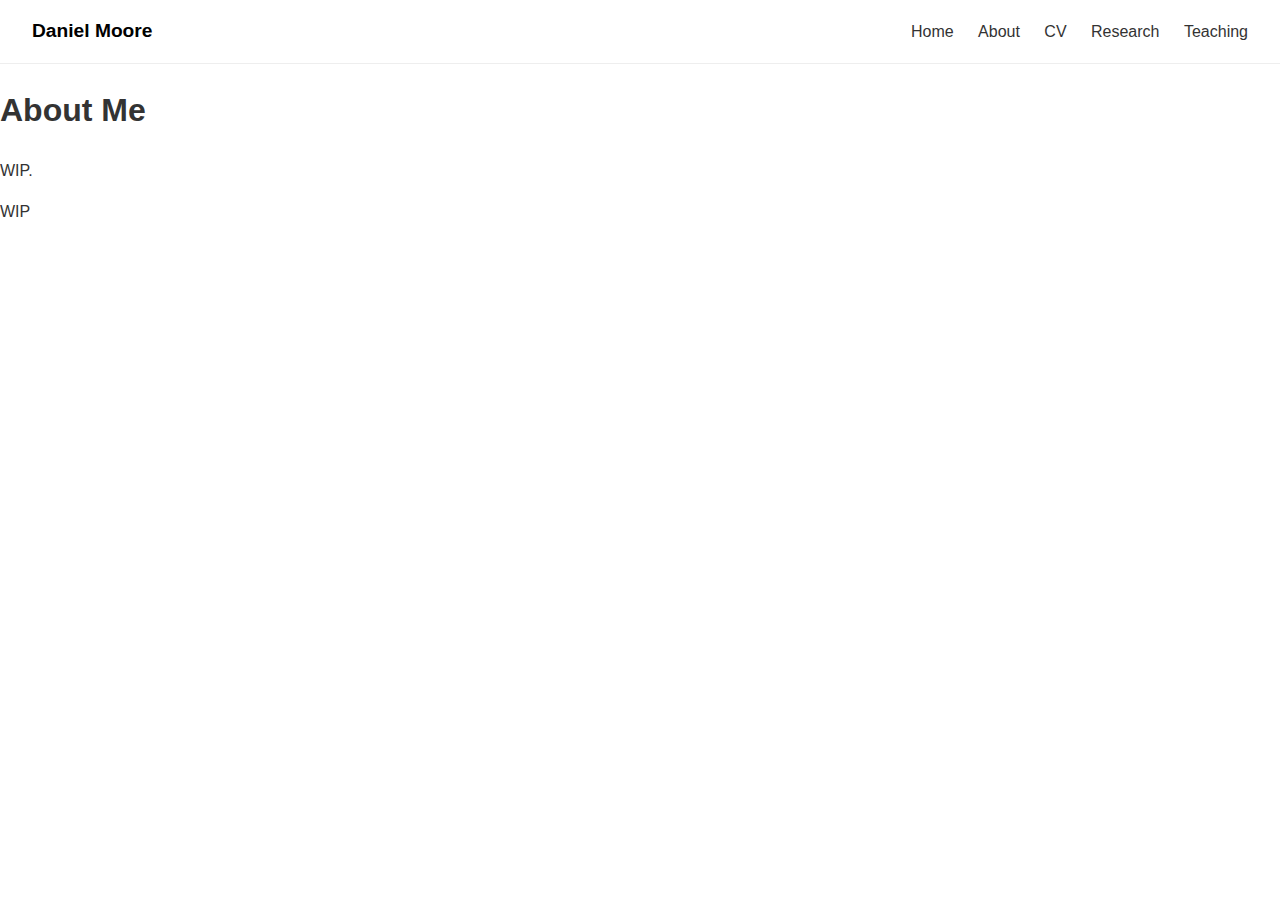
<file: about.html>
<!DOCTYPE html>
<html lang="en">
<head>
  <meta charset="UTF-8">
  <title>Daniel Moore - About</title>
  <link rel="stylesheet" href="style.css">
</head>
<body>
  
 <nav>
    <div class="nav-left">Daniel Moore</div>
    <div class="nav-right">
      <a href ="home">Home</a>
      <a href="about">About</a>
      <a href="wip">CV</a>
      <a href="research">Research</a>
      <a href="teaching">Teaching</a>
    </div>
  </nav>

<h1>About Me</h1>
<p>WIP.</p>

<p>WIP</p>

</body>
</html>
</file>
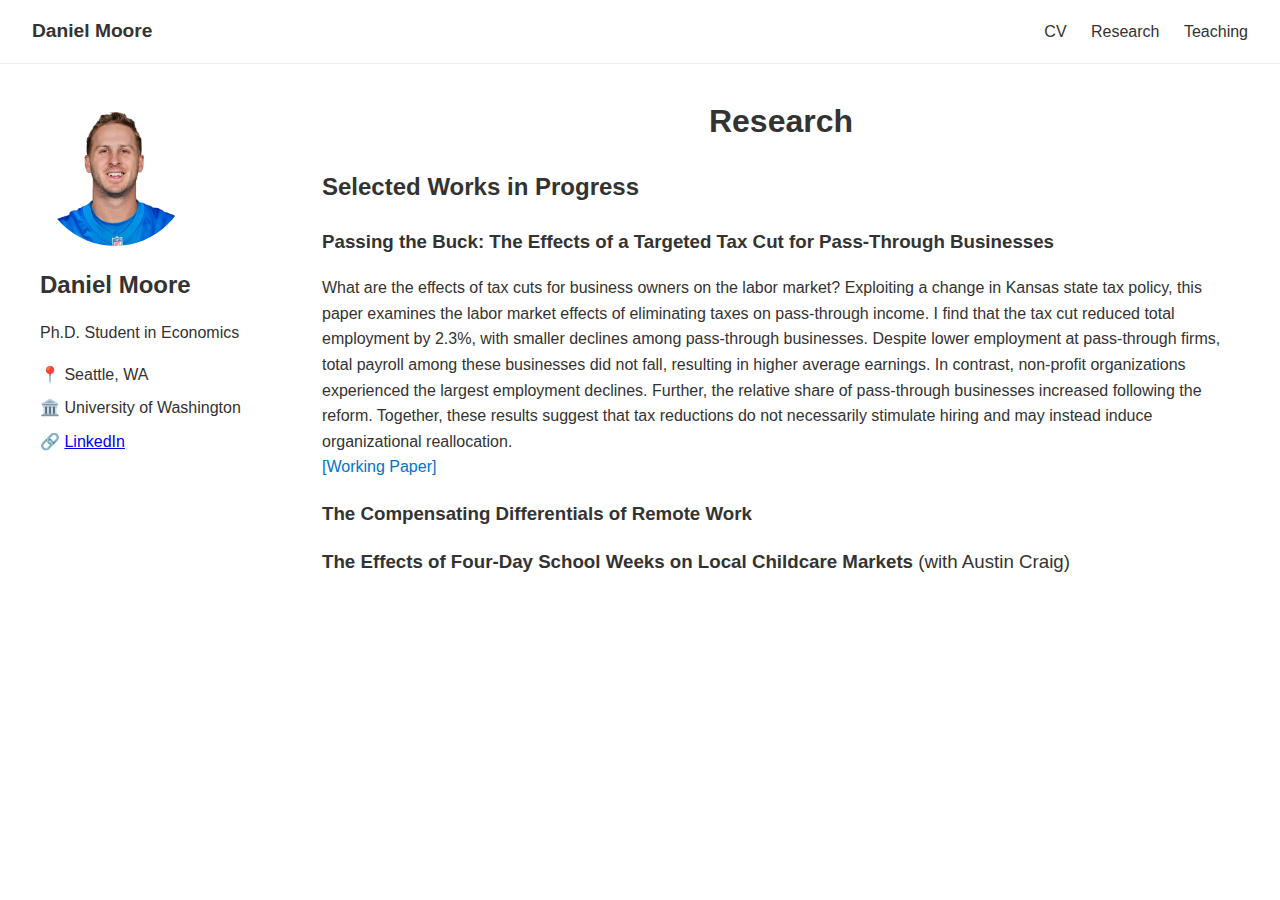
<file: research.html>
<!DOCTYPE html>
<html lang="en">
<head>
  <meta charset="UTF-8">
  <title>Daniel Moore - Research</title>
  <link rel="stylesheet" href="style.css">
</head>
<body>

  <nav>
    <div class="nav-left">
      <a href="index.html">Daniel Moore</a>
    </div>
    <div class="nav-right">
      <a href="https://www.dropbox.com/scl/fi/28q36lm9sjjvxoeha4gx5/Moore-CV.pdf?rlkey=bnsje47gw4rkadk1avqprth8w&st=1id39251&dl=0" target="_blank" rel="noopener">CV</a>
      <a href="research.html">Research</a>
      <a href="teaching.html">Teaching</a>
    </div>
  </nav>

  <div class="container">
    <aside class="sidebar">
      <img src="images/profile.png" alt="Profile Picture" class="profile-pic">
      <h2>Daniel Moore</h2>
      <p>Ph.D. Student in Economics</p>
      <ul class="contact-list">
        <li>📍 Seattle, WA</li>
        <li>🏛️ University of Washington</li>
        <li>🔗 <a href="https://www.linkedin.com/in/daniel-moore-41b318223/">LinkedIn</a></li>
      </ul>
    </aside>

    <main class="main-content">
      <section>
        <h1 style="text-align:center;">Research</h1>

        <h2>Selected Works in Progress</h2>

        <div>
          <h3>Passing the Buck: The Effects of a Targeted Tax Cut for Pass-Through Businesses</h3>
          <p>
            What are the effects of tax cuts for business owners on the labor market? Exploiting a change in Kansas state tax policy, this paper examines the labor market effects of eliminating taxes on pass-through income.
            I find that the tax cut reduced total employment by 2.3%, with smaller declines among pass-through businesses. Despite lower employment at pass-through firms, total payroll among these businesses did not fall, resulting in higher average earnings.
            In contrast, non-profit organizations experienced the largest employment declines. Further, the relative share of pass-through businesses increased following the reform.
            Together, these results suggest that tax reductions do not necessarily stimulate hiring and may instead induce organizational reallocation.
            <br>
            <a href="https://www.dropbox.com/scl/fi/joq1ydt8z2fqvvafsz1zp/Kansas_PTB_Draft.pdf?rlkey=17tz4azvv5yqk0u3rt3k7wzrc&st=dfyplo0w&dl=0" target="_blank" rel="noopener">[Working Paper]</a>
          </p>

          <h3>The Compensating Differentials of Remote Work</h3>
          

          <h3>The Effects of Four-Day School Weeks on Local Childcare Markets <span style="font-weight: normal;">(with Austin Craig)</span></h3>
        </div>
      </section>
    </main>
  </div>

</body>
</html>
</file>
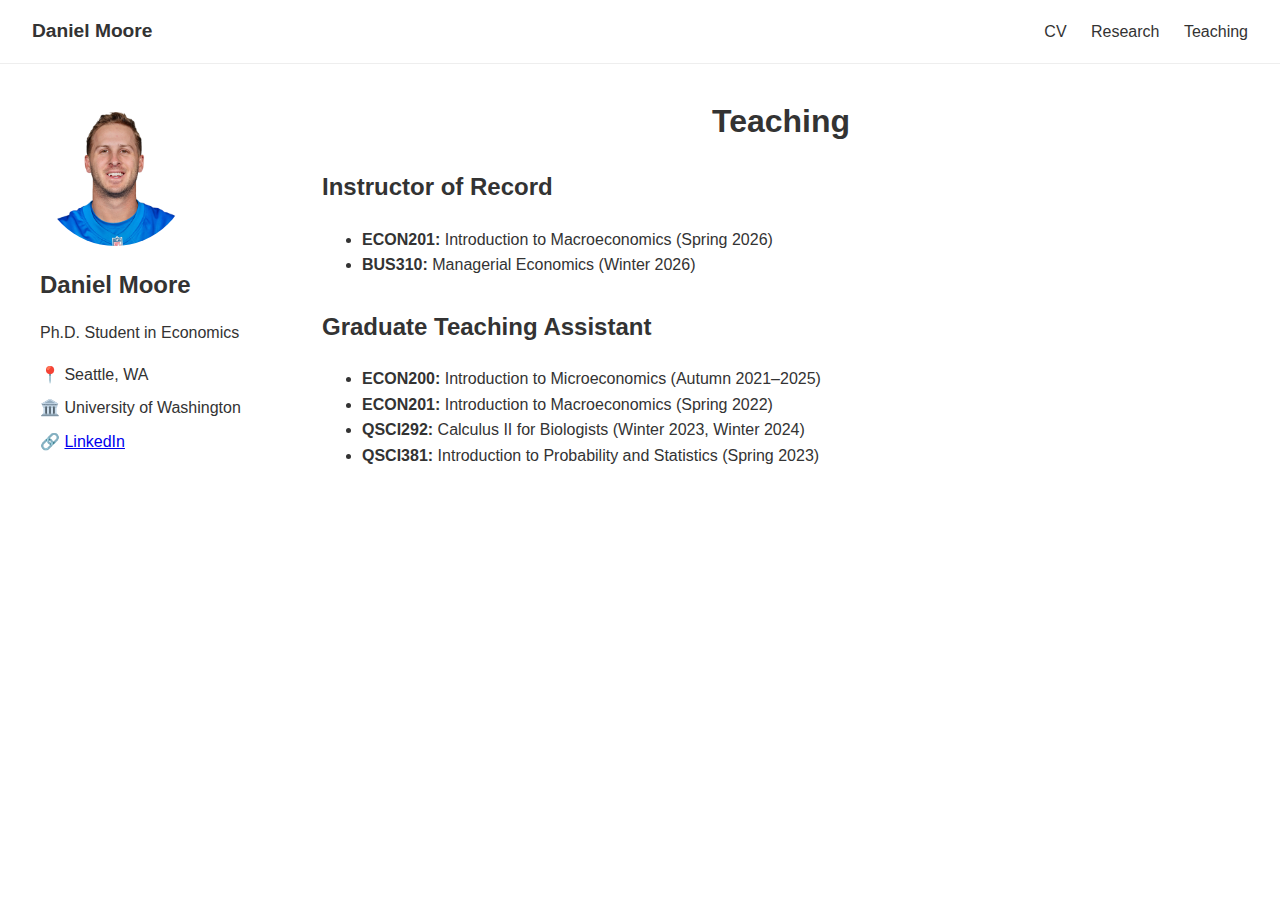
<file: teaching.html>
<!DOCTYPE html>
<html lang="en">
<head>
  <meta charset="UTF-8">
  <title>Daniel Moore - Teaching</title>
  <link rel="stylesheet" href="style.css">
</head>
<body>

  <nav>
    <div class="nav-left">
      <a href="index.html">Daniel Moore</a>
    </div>
    <div class="nav-right">
      <a href="https://www.dropbox.com/scl/fi/28q36lm9sjjvxoeha4gx5/Moore-CV.pdf?rlkey=bnsje47gw4rkadk1avqprth8w&st=1id39251&dl=0" target="_blank" rel="noopener">CV</a>
      <a href="research.html">Research</a>
      <a href="teaching.html">Teaching</a>
    </div>
  </nav>

  <div class="container">
    <aside class="sidebar">
      <img src="images/profile.png" alt="Profile Picture" class="profile-pic">
      <h2>Daniel Moore</h2>
      <p>Ph.D. Student in Economics</p>
      <ul class="contact-list">
        <li>📍 Seattle, WA</li>
        <li>🏛️ University of Washington</li>
        <li>🔗 <a href="https://www.linkedin.com/in/daniel-moore-41b318223/">LinkedIn</a></li>
      </ul> 
    </aside>

    <main class="main-content">
      <section>
        <h1 style="text-align:center;">Teaching</h1>

        <h2>Instructor of Record</h2>
        <ul>
		  <li><strong>ECON201: </strong> Introduction to Macroeconomics (Spring 2026) </li> 
          <li><strong>BUS310:</strong> Managerial Economics (Winter 2026)</li>
        </ul>

        <h2 style="margin-top: 30px;">Graduate Teaching Assistant</h2>
        <ul>
          <li><strong>ECON200:</strong> Introduction to Microeconomics (Autumn 2021–2025)</li>
          <li><strong>ECON201:</strong> Introduction to Macroeconomics (Spring 2022)</li>
          <li><strong>QSCI292:</strong> Calculus II for Biologists (Winter 2023, Winter 2024)</li>
          <li><strong>QSCI381:</strong> Introduction to Probability and Statistics (Spring 2023)</li>
        </ul>
      </section>
    </main>
  </div>

</body>
</html>
</file>
<file: style.css>
/* Global */
body {
  font-family: Arial, sans-serif;
  margin: 0;
  padding: 0;
  background-color: #fff;
  color: #333;
  line-height: 1.6;
}

/* Nav Bar */
nav {
  display: flex;
  justify-content: space-between;
  align-items: center;
  padding: 1rem 2rem;
  border-bottom: 1px solid #eee;
  background-color: #fff;
  position: sticky;
  top: 0;
}

.nav-left {
  font-weight: bold;
  font-size: 1.2rem;
  text-decoration: none;  
  color: black; 
}

.nav-left a {
  text-decoration: none;
  color: #333;
}

.nav-left a:hover {
  text-decoartion: underline;
}

.nav-right a {
  margin-left: 20px;
  text-decoration: none;
  color: #333;
}

.nav-right a:hover {
  text-decoration: underline;
}

/* Layout */
.container {
  display: flex;
  max-width: 1200px;
  margin: 2rem auto;
  padding: 0 2rem;
}

/* Sidebar */
.sidebar {
  width: 250px;
  padding-right: 2rem;
  flex-shrink: 0;
}

.profile-pic {
  width: 150px;
  height: 150px;
  border-radius: 50%;
  object-fit: cover;
  display: block;
  margin-bottom: 1rem;
}

.sidebar h2 {
  margin-bottom: 0.5rem;
}

.contact-list {
  list-style: none;
  padding: 0;
  margin-top: 1rem;
}

.contact-list li {
  margin-bottom: 0.5rem;
}

/* Main Content */
.main-content {
  flex-grow: 1;
}

.main-content h1,
.main-content h2 {
  margin-top: 0;
}

.main-content a {
  color: #0074cc;
  text-decoration: none;
}

.main-content a:hover {
  text-decoration: underline;
}

@media screen and (max-width: 768px) {
  .container {
    flex-direction: column;
  }

  .sidebar {
    width: 100%;
    padding-right: 0;
    margin-bottom: 2rem;
  }

  .nav-right {
    display: flex;
    flex-direction: column;
    align-items: flex-end;
  }
}

.content {
padding: 1rem 2rem;
}

.subcontent {
  padding: 2rem 4rem;
}
</file>
